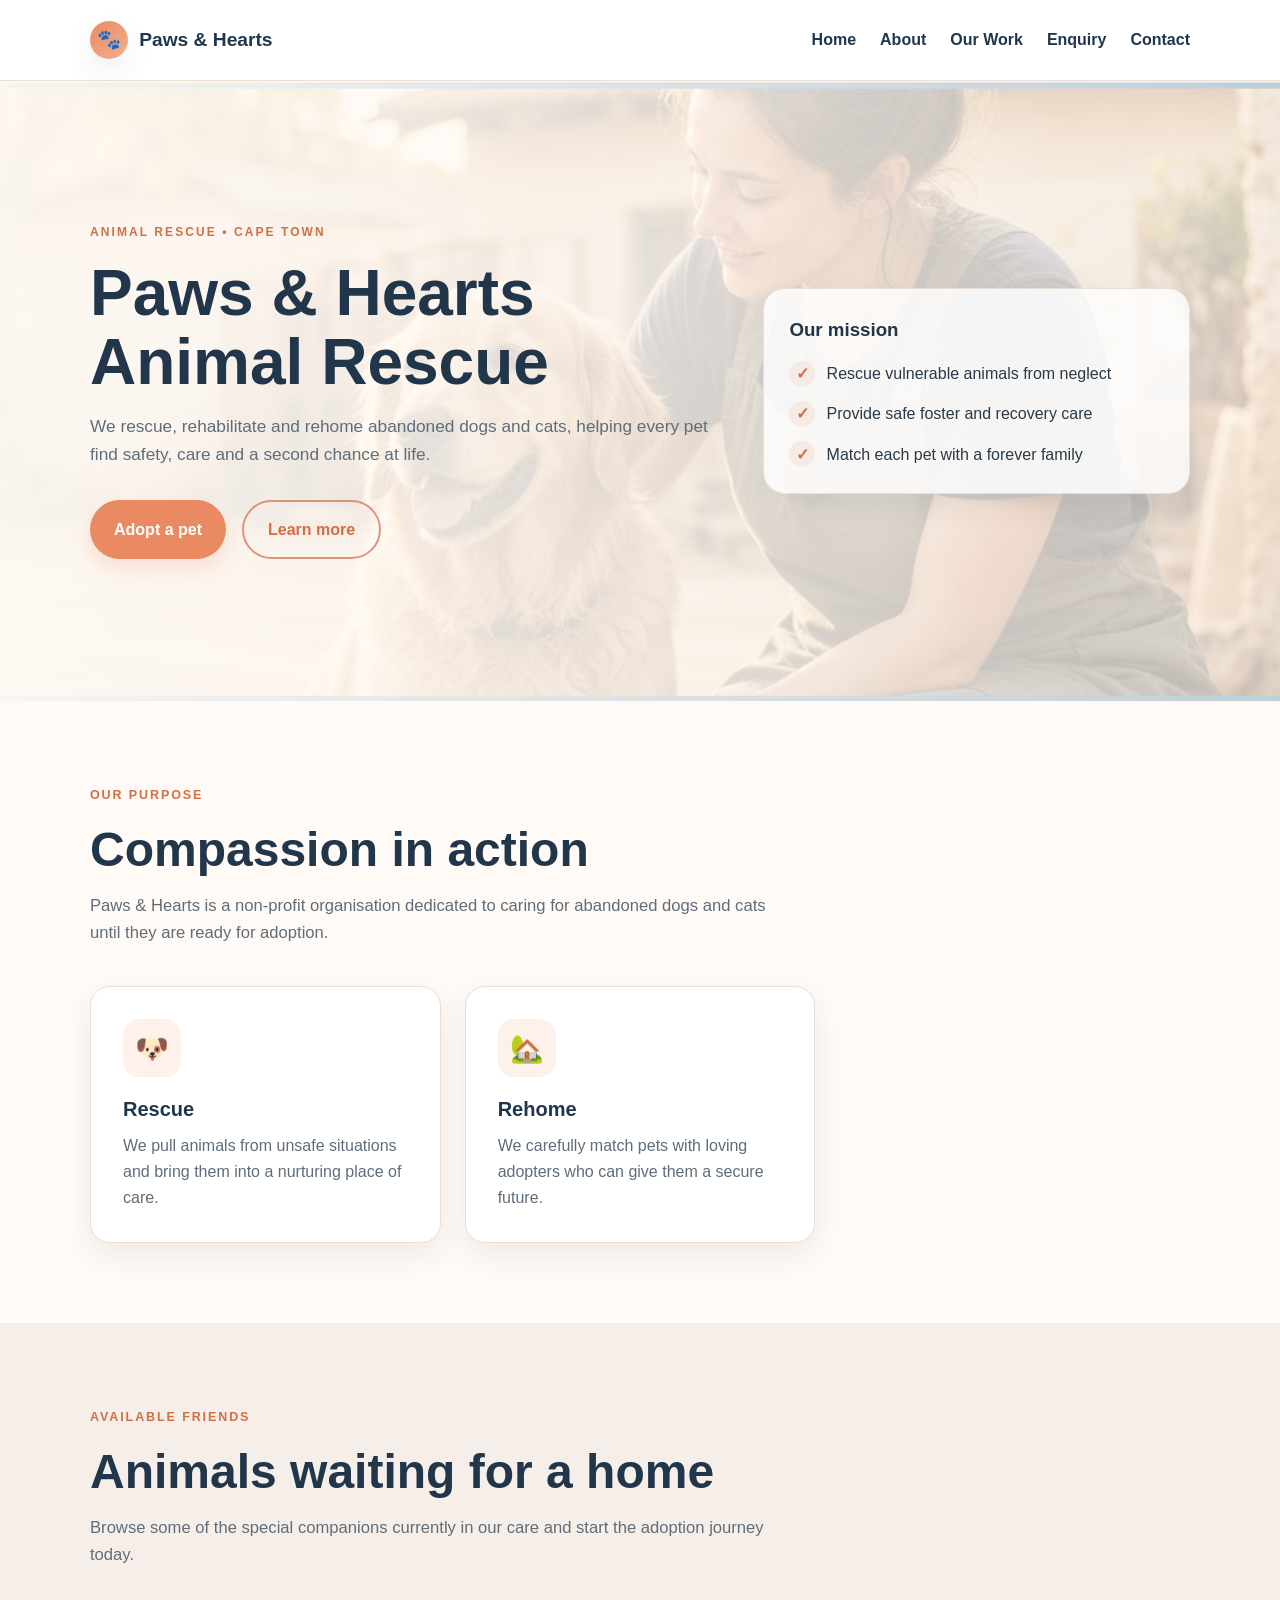
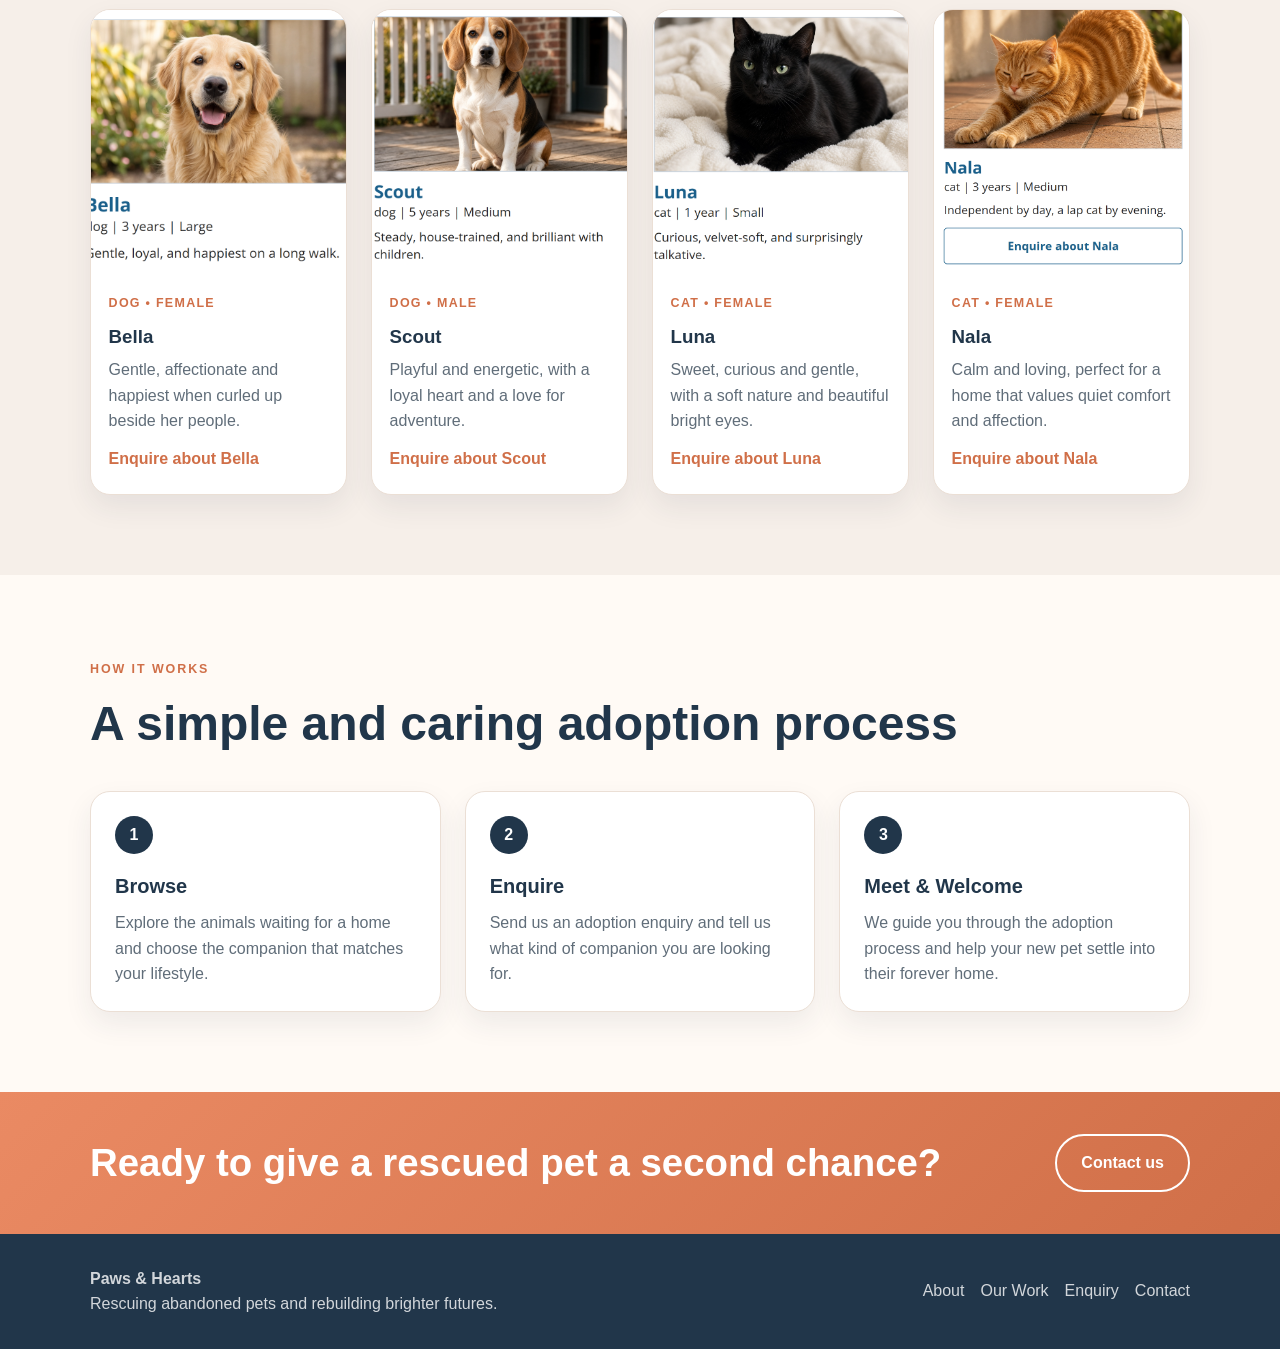
<file: index.html>
<!DOCTYPE html>
<html lang="en">
<head>
    <meta charset="UTF-8">
    <meta name="viewport" content="width=device-width, initial-scale=1.0">
    <title>Paws & Hearts Animal Rescue</title>
    <link rel="stylesheet" href="css/style.css">
</head>
<body>
    <header class="site-header">
        <div class="container navbar">
            <a href="index.html" class="brand" aria-label="Paws and Hearts home">
                <span class="brand-mark">🐾</span>
                <span>Paws &amp; Hearts</span>
            </a>

            <nav aria-label="Main navigation">
                <ul class="site-nav">
                    <li><a href="index.html">Home</a></li>
                    <li><a href="about_us.html">About</a></li>
                    <li><a href="services.html">Our Work</a></li>
                    <li><a href="enquiry.html">Enquiry</a></li>
                    <li><a href="contact.html">Contact</a></li>
                </ul>
            </nav>
        </div>
    </header>

    <main>
        <section class="hero">
            <div class="container hero-inner">
                <div class="hero-copy">
                    <span class="hero-kicker">Animal rescue • Cape Town</span>
                    <h1>Paws &amp; Hearts Animal Rescue</h1>
                    <p>We rescue, rehabilitate and rehome abandoned dogs and cats, helping every pet find safety, care and a second chance at life.</p>
                    <div class="hero-actions">
                        <a href="enquiry.html" class="btn btn-primary">Adopt a pet</a>
                        <a href="about_us.html" class="btn btn-secondary">Learn more</a>
                    </div>
                </div>

                <aside class="hero-panel" aria-label="Quick facts">
                    <h3>Our mission</h3>
                    <ul>
                        <li><span class="check">✓</span> Rescue vulnerable animals from neglect</li>
                        <li><span class="check">✓</span> Provide safe foster and recovery care</li>
                        <li><span class="check">✓</span> Match each pet with a forever family</li>
                    </ul>
                </aside>
            </div>
        </section>

        <section class="section">
            <div class="container">
                <span class="section-label">Our purpose</span>
                <h2 class="section-heading">Compassion in action</h2>
                <p class="lead">Paws &amp; Hearts is a non-profit organisation dedicated to caring for abandoned dogs and cats until they are ready for adoption.</p>

                <div class="mission-grid">
                    <article class="card">
                        <div class="card-icon">🐶</div>
                        <h3>Rescue</h3>
                        <p>We pull animals from unsafe situations and bring them into a nurturing place of care.</p>
                    </article>
                    
                    <article class="card">
                        <div class="card-icon">🏡</div>
                        <h3>Rehome</h3>
                        <p>We carefully match pets with loving adopters who can give them a secure future.</p>
                    </article>
                </div>
            </div>
        </section>

        <section class="section animals-section">
            <div class="container">
                <span class="section-label">Available friends</span>
                <h2 class="section-heading">Animals waiting for a home</h2>
                <p class="lead">Browse some of the special companions currently in our care and start the adoption journey today.</p>

                <div class="animal-grid">
                    <article class="animal-card">
                        <img src="_images/Bella.png.png" alt="Bella the rescue dog">
                        <div class="content">
                            <div class="animal-meta">Dog • Female</div>
                            <h3>Bella</h3>
                            <p>Gentle, affectionate and happiest when curled up beside her people.</p>
                            <a href="enquiry.html" class="link-text">Enquire about Bella</a>
                        </div>
                    </article>

                    <article class="animal-card">
                        <img src="_images/Scout.png.png" alt="Scout the rescue dog">
                        <div class="content">
                            <div class="animal-meta">Dog • Male</div>
                            <h3>Scout</h3>
                            <p>Playful and energetic, with a loyal heart and a love for adventure.</p>
                            <a href="enquiry.html" class="link-text">Enquire about Scout</a>
                        </div>
                    </article>

                    <article class="animal-card">
                        <img src="_images/Luna.png.png" alt="Luna the rescue cat">
                        <div class="content">
                            <div class="animal-meta">Cat • Female</div>
                            <h3>Luna</h3>
                            <p>Sweet, curious and gentle, with a soft nature and beautiful bright eyes.</p>
                            <a href="enquiry.html" class="link-text">Enquire about Luna</a>
                        </div>
                    </article>

                    <article class="animal-card">
                        <img src="_images/Nala.png.png" alt="Nala the rescue cat">
                        <div class="content">
                            <div class="animal-meta">Cat • Female</div>
                            <h3>Nala</h3>
                            <p>Calm and loving, perfect for a home that values quiet comfort and affection.</p>
                            <a href="enquiry.html" class="link-text">Enquire about Nala</a>
                        </div>
                    </article>
                </div>
            </div>
        </section>

        <section class="section process">
            <div class="container">
                <span class="section-label">How it works</span>
                <h2 class="section-heading">A simple and caring adoption process</h2>

                <div class="stats-grid">
                    <article class="step">
                        <div class="step-number">1</div>
                        <h3>Browse</h3>
                        <p>Explore the animals waiting for a home and choose the companion that matches your lifestyle.</p>
                    </article>

                    <article class="step">
                        <div class="step-number">2</div>
                        <h3>Enquire</h3>
                        <p>Send us an adoption enquiry and tell us what kind of companion you are looking for.</p>
                    </article>

                    <article class="step">
                        <div class="step-number">3</div>
                        <h3>Meet &amp; Welcome</h3>
                        <p>We guide you through the adoption process and help your new pet settle into their forever home.</p>
                    </article>
                </div>
            </div>
        </section>
    </main>

    <section class="cta-banner">
        <div class="container cta-banner-inner">
            <h2>Ready to give a rescued pet a second chance?</h2>
            <a href="contact.html" class="btn btn-secondary" style="border-color: white; color: white;">Contact us</a>
        </div>
    </section>

    <footer class="site-footer">
        <div class="container footer-inner">
            <div>
                <strong>Paws &amp; Hearts</strong>
                <p>Rescuing abandoned pets and rebuilding brighter futures.</p>
            </div>
            <div class="footer-links">
                <a href="about_us.html">About</a>
                <a href="services.html">Our Work</a>
                <a href="enquiry.html">Enquiry</a>
                <a href="contact.html">Contact</a>
            </div>
        </div>
    </footer>
</body>
</html>
</file>
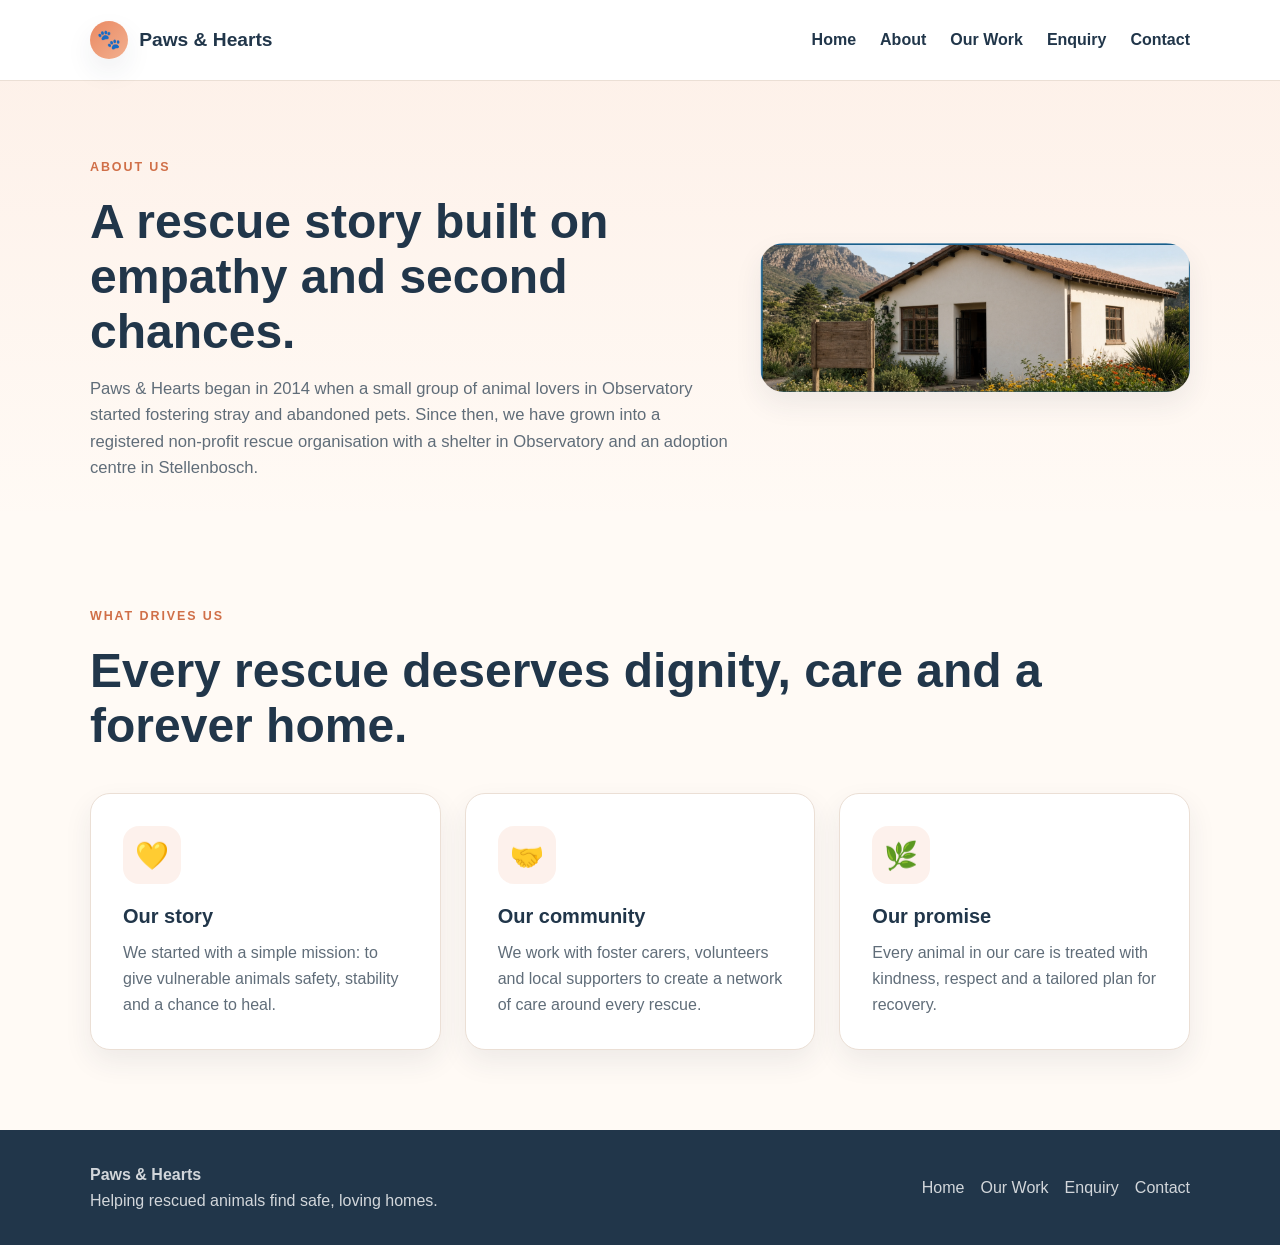
<file: about_us.html>
<!DOCTYPE html>
<html lang="en">
<head>
    <meta charset="UTF-8">
    <meta name="viewport" content="width=device-width, initial-scale=1.0">
    <title>About Us | Paws & Hearts</title>
    <link rel="stylesheet" href="css/style.css">
</head>
<body>
    <header class="site-header">
        <div class="container navbar">
            <a href="index.html" class="brand" aria-label="Paws and Hearts home">
                <span class="brand-mark">🐾</span>
                <span>Paws &amp; Hearts</span>
            </a>

            <nav aria-label="Main navigation">
                <ul class="site-nav">
                    <li><a href="index.html">Home</a></li>
                    <li><a href="about_us.html">About</a></li>
                    <li><a href="services.html">Our Work</a></li>
                    <li><a href="enquiry.html">Enquiry</a></li>
                    <li><a href="contact.html">Contact</a></li>
                </ul>
            </nav>
        </div>
    </header>

    <main>
        <section class="page-hero">
            <div class="container">
                <div>
                    <span class="section-label">About us</span>
                    <h1 class="section-heading">A rescue story built on empathy and second chances.</h1>
                    <p class="lead">Paws &amp; Hearts began in 2014 when a small group of animal lovers in Observatory started fostering stray and abandoned pets. Since then, we have grown into a registered non-profit rescue organisation with a shelter in Observatory and an adoption centre in Stellenbosch.</p>
                </div>
                <img src="_images/shelter.png.png" alt="Paws and Hearts rescue shelter">
            </div>
        </section>

        <section class="section">
            <div class="container">
                <span class="section-label">What drives us</span>
                <h2 class="section-heading">Every rescue deserves dignity, care and a forever home.</h2>

                <div class="info-grid">
                    <article class="card">
                        <div class="card-icon">💛</div>
                        <h3>Our story</h3>
                        <p>We started with a simple mission: to give vulnerable animals safety, stability and a chance to heal.</p>
                    </article>

                    <article class="card">
                        <div class="card-icon">🤝</div>
                        <h3>Our community</h3>
                        <p>We work with foster carers, volunteers and local supporters to create a network of care around every rescue.</p>
                    </article>

                    <article class="card">
                        <div class="card-icon">🌿</div>
                        <h3>Our promise</h3>
                        <p>Every animal in our care is treated with kindness, respect and a tailored plan for recovery.</p>
                    </article>
                </div>
            </div>
        </section>
    </main>

    <footer class="site-footer">
        <div class="container footer-inner">
            <div>
                <strong>Paws &amp; Hearts</strong>
                <p>Helping rescued animals find safe, loving homes.</p>
            </div>
            <div class="footer-links">
                <a href="index.html">Home</a>
                <a href="services.html">Our Work</a>
                <a href="enquiry.html">Enquiry</a>
                <a href="contact.html">Contact</a>
            </div>
        </div>
    </footer>
</body>
</html>
</file>
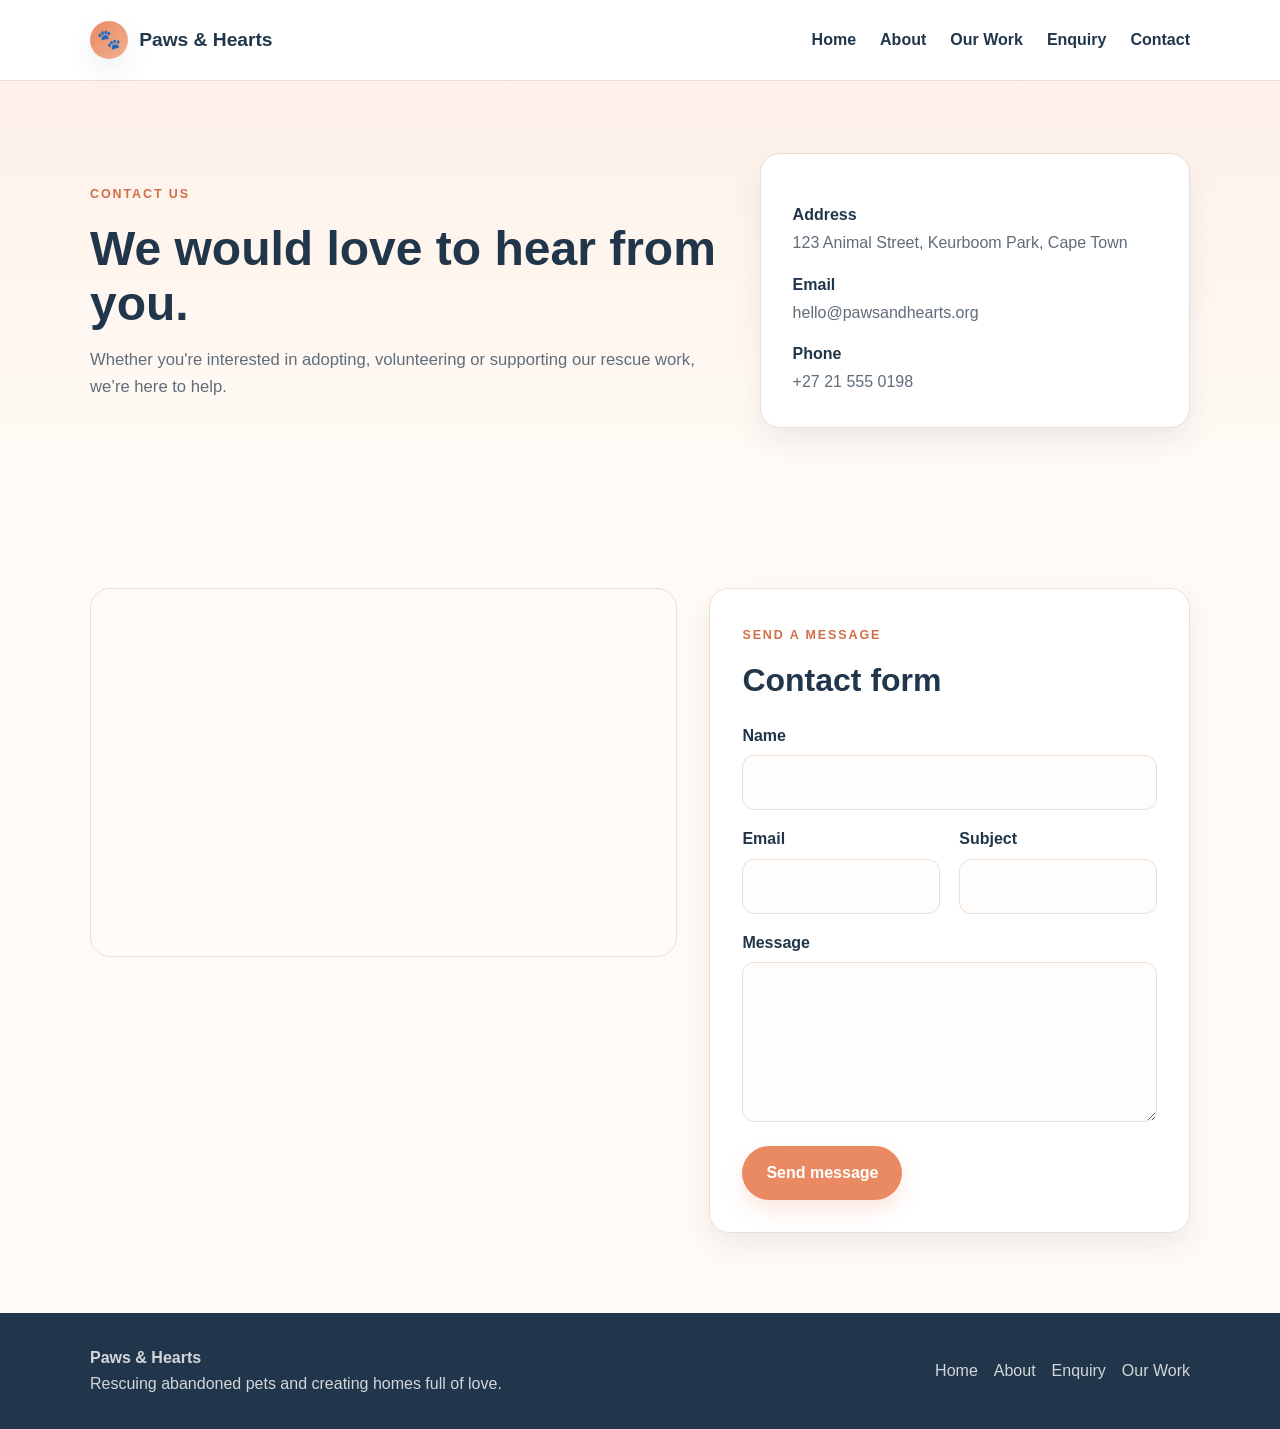
<file: contact.html>
<!DOCTYPE html>
<html lang="en">
<head>
    <meta charset="UTF-8">
    <meta name="viewport" content="width=device-width, initial-scale=1.0">
    <title>Contact Us | Paws & Hearts</title>
    <link rel="stylesheet" href="css/style.css">
</head>
<body>
    <header class="site-header">
        <div class="container navbar">
            <a href="index.html" class="brand" aria-label="Paws and Hearts home">
                <span class="brand-mark">🐾</span>
                <span>Paws &amp; Hearts</span>
            </a>

            <nav aria-label="Main navigation">
                <ul class="site-nav">
                    <li><a href="index.html">Home</a></li>
                    <li><a href="about_us.html">About</a></li>
                    <li><a href="services.html">Our Work</a></li>
                    <li><a href="enquiry.html">Enquiry</a></li>
                    <li><a href="contact.html">Contact</a></li>
                </ul>
            </nav>
        </div>
    </header>

    <main>
        <section class="page-hero">
            <div class="container">
                <div>
                    <span class="section-label">Contact us</span>
                    <h1 class="section-heading">We would love to hear from you.</h1>
                    <p class="lead">Whether you're interested in adopting, volunteering or supporting our rescue work, we’re here to help.</p>
                </div>
                <div class="contact-card">
                    <ul class="contact-list">
                        <li>
                            <div>
                                <strong>Address</strong>
                                123 Animal Street, Keurboom Park, Cape Town
                            </div>
                        </li>
                        <li>
                            <div>
                                <strong>Email</strong>
                                hello@pawsandhearts.org
                            </div>
                        </li>
                        <li>
                            <div>
                                <strong>Phone</strong>
                                +27 21 555 0198
                            </div>
                        </li>
                    </ul>
                </div>
            </div>
        </section>

        <section class="section">
            <div class="container contact-grid">
                <div class="map-wrap">
                    <iframe src="https://www.google.com/maps?q=Keurboom%20Park%20Cape%20Town&output=embed" loading="lazy" referrerpolicy="no-referrer-when-downgrade" title="Keurboom Park Map"></iframe>
                </div>

                <div class="form-card">
                    <span class="section-label">Send a message</span>
                    <h2 class="section-heading" style="font-size:2rem;">Contact form</h2>
                    <form method="post" action="#">
                        <div class="form-grid">
                            <div class="full">
                                <label for="name">Name</label>
                                <input type="text" id="name" name="name" required>
                            </div>

                            <div>
                                <label for="email">Email</label>
                                <input type="email" id="email" name="email" required>
                            </div>

                            <div>
                                <label for="subject">Subject</label>
                                <input type="text" id="subject" name="subject">
                            </div>

                            <div class="full">
                                <label for="message">Message</label>
                                <textarea id="message" name="message" required maxlength="500"></textarea>
                            </div>

                            <div class="full">
                                <button type="submit" class="btn btn-primary">Send message</button>
                            </div>
                        </div>
                    </form>
                </div>
            </div>
        </section>
    </main>

    <footer class="site-footer">
        <div class="container footer-inner">
            <div>
                <strong>Paws &amp; Hearts</strong>
                <p>Rescuing abandoned pets and creating homes full of love.</p>
            </div>
            <div class="footer-links">
                <a href="index.html">Home</a>
                <a href="about_us.html">About</a>
                <a href="enquiry.html">Enquiry</a>
                <a href="services.html">Our Work</a>
            </div>
        </div>
    </footer>
</body>
</html>
</file>
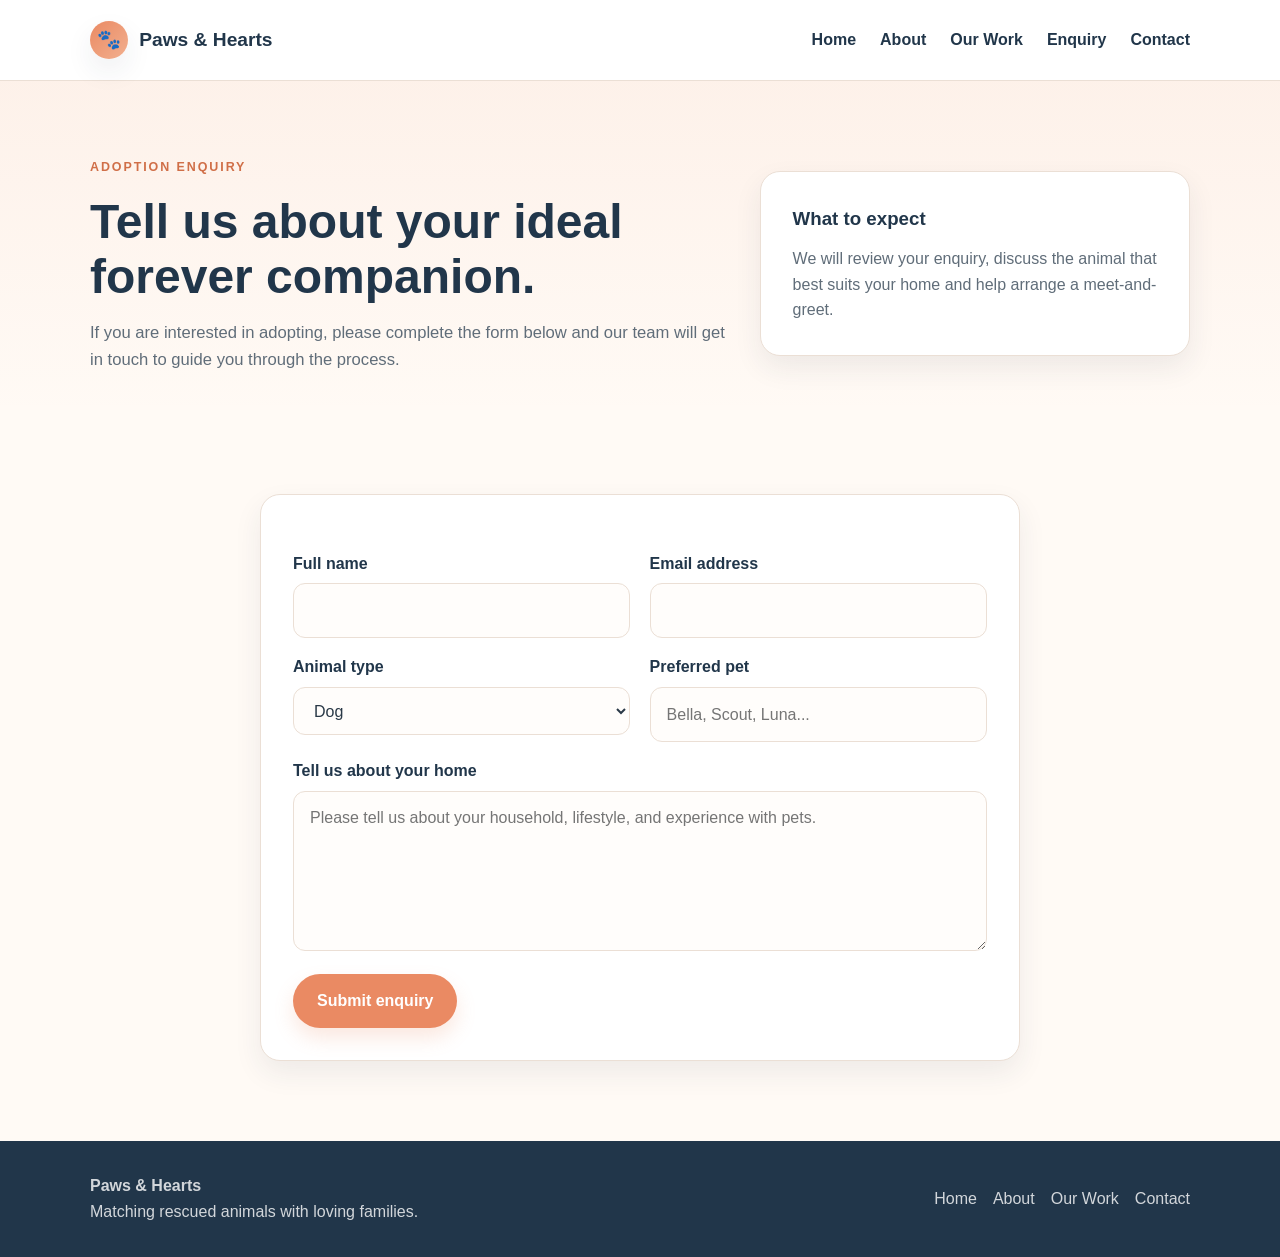
<file: enquiry.html>
<!DOCTYPE html>
<html lang="en">
<head>
    <meta charset="UTF-8">
    <meta name="viewport" content="width=device-width, initial-scale=1.0">
    <title>Adoption Enquiry | Paws & Hearts</title>
    <link rel="stylesheet" href="css/style.css">
</head>
<body>
    <header class="site-header">
        <div class="container navbar">
            <a href="index.html" class="brand" aria-label="Paws and Hearts home">
                <span class="brand-mark">🐾</span>
                <span>Paws &amp; Hearts</span>
            </a>

            <nav aria-label="Main navigation">
                <ul class="site-nav">
                    <li><a href="index.html">Home</a></li>
                    <li><a href="about_us.html">About</a></li>
                    <li><a href="services.html">Our Work</a></li>
                    <li><a href="enquiry.html">Enquiry</a></li>
                    <li><a href="contact.html">Contact</a></li>
                </ul>
            </nav>
        </div>
    </header>

    <main>
        <section class="page-hero">
            <div class="container">
                <div>
                    <span class="section-label">Adoption enquiry</span>
                    <h1 class="section-heading">Tell us about your ideal forever companion.</h1>
                    <p class="lead">If you are interested in adopting, please complete the form below and our team will get in touch to guide you through the process.</p>
                </div>
                <div class="contact-card">
                    <h3 style="color:var(--navy); margin-bottom:0.8rem;">What to expect</h3>
                    <p style="color:var(--muted);">We will review your enquiry, discuss the animal that best suits your home and help arrange a meet-and-greet.</p>
                </div>
            </div>
        </section>

        <section class="section">
            <div class="container" style="max-width: 760px;">
                <div class="form-card">
                    <form method="post" action="#">
                        <div class="form-grid">
                            <div>
                                <label for="name">Full name</label>
                                <input type="text" id="name" name="name" required>
                            </div>

                            <div>
                                <label for="email">Email address</label>
                                <input type="email" id="email" name="email" required>
                            </div>

                            <div>
                                <label for="animalType">Animal type</label>
                                <select id="animalType" name="animalType">
                                    <option value="dog">Dog</option>
                                    <option value="cat">Cat</option>
                                    <option value="not sure">Not sure yet</option>
                                </select>
                            </div>

                            <div>
                                <label for="petName">Preferred pet</label>
                                <input type="text" id="petName" name="petName" placeholder="Bella, Scout, Luna...">
                            </div>

                            <div class="full">
                                <label for="message">Tell us about your home</label>
                                <textarea id="message" name="message" required maxlength="500" placeholder="Please tell us about your household, lifestyle, and experience with pets."></textarea>
                            </div>

                            <div class="full">
                                <button type="submit" class="btn btn-primary">Submit enquiry</button>
                            </div>
                        </div>
                    </form>
                </div>
            </div>
        </section>
    </main>

    <footer class="site-footer">
        <div class="container footer-inner">
            <div>
                <strong>Paws &amp; Hearts</strong>
                <p>Matching rescued animals with loving families.</p>
            </div>
            <div class="footer-links">
                <a href="index.html">Home</a>
                <a href="about_us.html">About</a>
                <a href="services.html">Our Work</a>
                <a href="contact.html">Contact</a>
            </div>
        </div>
    </footer>
</body>
</html>
</file>
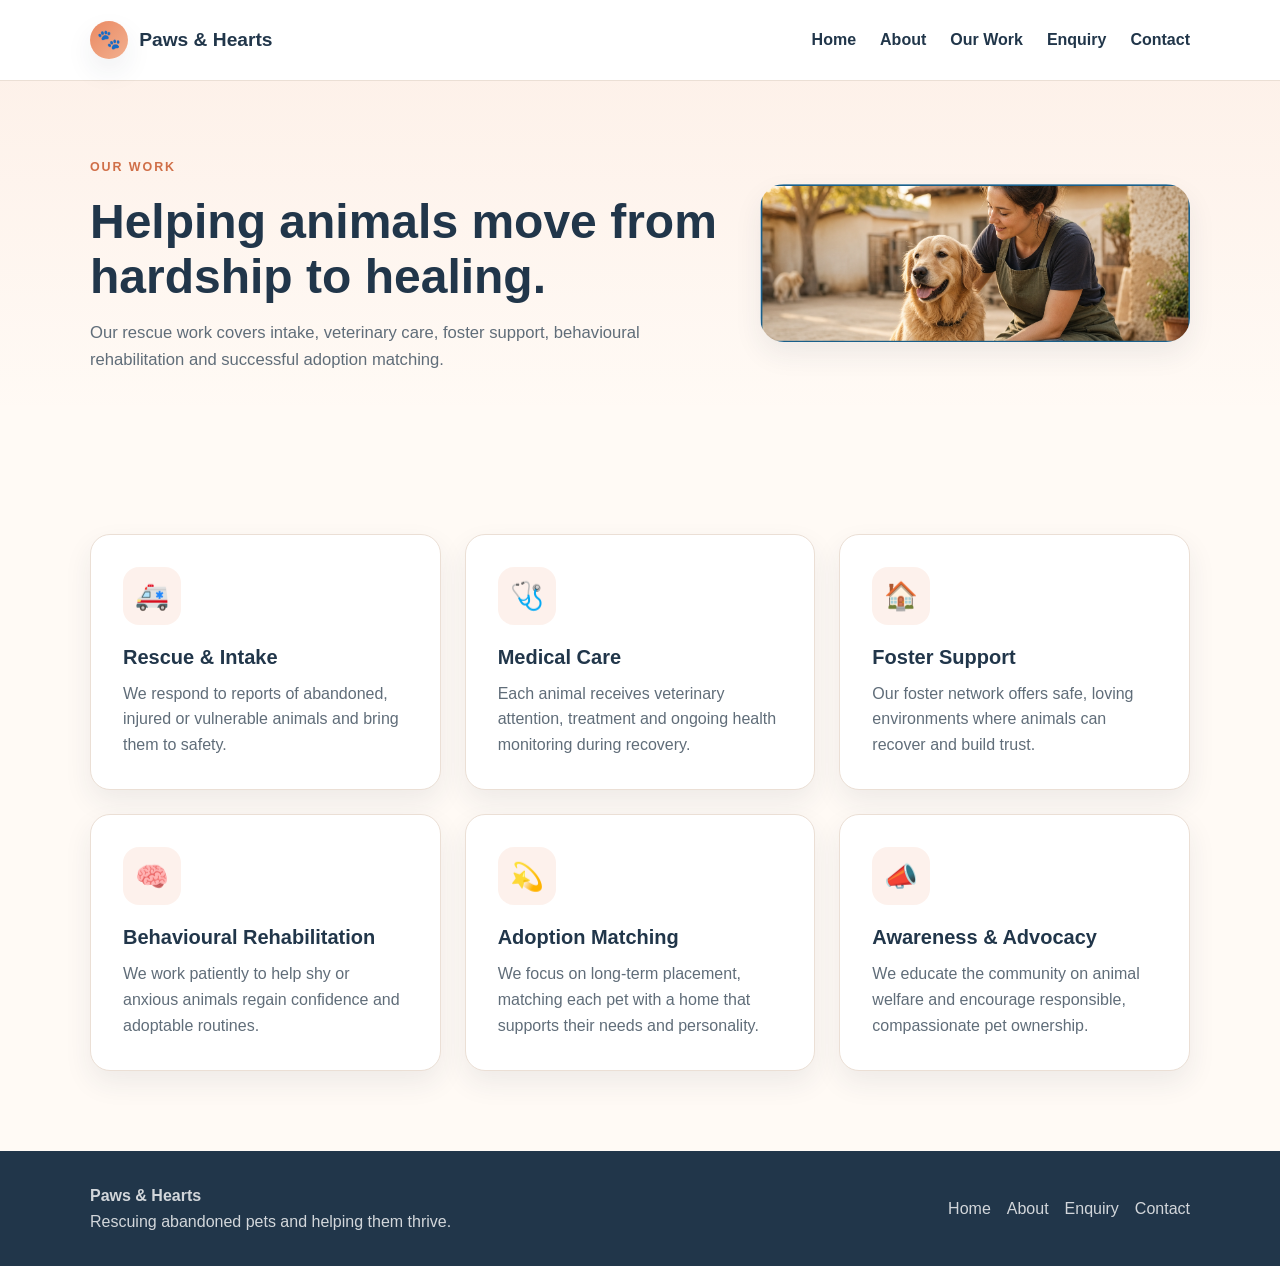
<file: services.html>
<!DOCTYPE html>
<html lang="en">
<head>
    <meta charset="UTF-8">
    <meta name="viewport" content="width=device-width, initial-scale=1.0">
    <title>Our Work | Paws & Hearts</title>
    <link rel="stylesheet" href="css/style.css">
</head>
<body>
    <header class="site-header">
        <div class="container navbar">
            <a href="index.html" class="brand" aria-label="Paws and Hearts home">
                <span class="brand-mark">🐾</span>
                <span>Paws &amp; Hearts</span>
            </a>

            <nav aria-label="Main navigation">
                <ul class="site-nav">
                    <li><a href="index.html">Home</a></li>
                    <li><a href="about_us.html">About</a></li>
                    <li><a href="services.html">Our Work</a></li>
                    <li><a href="enquiry.html">Enquiry</a></li>
                    <li><a href="contact.html">Contact</a></li>
                </ul>
            </nav>
        </div>
    </header>

    <main>
        <section class="page-hero">
            <div class="container">
                <div>
                    <span class="section-label">Our work</span>
                    <h1 class="section-heading">Helping animals move from hardship to healing.</h1>
                    <p class="lead">Our rescue work covers intake, veterinary care, foster support, behavioural rehabilitation and successful adoption matching.</p>
                </div>
                <img src="_images/home_page.png.png" alt="Rescue dogs and cats together">
            </div>
        </section>

        <section class="section">
            <div class="container">
                <div class="services-grid">
                    <article class="card">
                        <div class="card-icon">🚑</div>
                        <h3>Rescue &amp; Intake</h3>
                        <p>We respond to reports of abandoned, injured or vulnerable animals and bring them to safety.</p>
                    </article>

                    <article class="card">
                        <div class="card-icon">🩺</div>
                        <h3>Medical Care</h3>
                        <p>Each animal receives veterinary attention, treatment and ongoing health monitoring during recovery.</p>
                    </article>

                    <article class="card">
                        <div class="card-icon">🏠</div>
                        <h3>Foster Support</h3>
                        <p>Our foster network offers safe, loving environments where animals can recover and build trust.</p>
                    </article>

                    <article class="card">
                        <div class="card-icon">🧠</div>
                        <h3>Behavioural Rehabilitation</h3>
                        <p>We work patiently to help shy or anxious animals regain confidence and adoptable routines.</p>
                    </article>

                    <article class="card">
                        <div class="card-icon">💫</div>
                        <h3>Adoption Matching</h3>
                        <p>We focus on long-term placement, matching each pet with a home that supports their needs and personality.</p>
                    </article>

                    <article class="card">
                        <div class="card-icon">📣</div>
                        <h3>Awareness &amp; Advocacy</h3>
                        <p>We educate the community on animal welfare and encourage responsible, compassionate pet ownership.</p>
                    </article>
                </div>
            </div>
        </section>
    </main>

    <footer class="site-footer">
        <div class="container footer-inner">
            <div>
                <strong>Paws &amp; Hearts</strong>
                <p>Rescuing abandoned pets and helping them thrive.</p>
            </div>
            <div class="footer-links">
                <a href="index.html">Home</a>
                <a href="about_us.html">About</a>
                <a href="enquiry.html">Enquiry</a>
                <a href="contact.html">Contact</a>
            </div>
        </div>
    </footer>
</body>
</html>
</file>
<file: css/style.css>
:root {
    --sand: #fffaf5;
    --cream: #f6efe9;
    --peach: #ea8a63;
    --peach-dark: #d06f48;
    --navy: #21364a;
    --text: #2a3947;
    --muted: #606d79;
    --white: #ffffff;
    --border: #ebdfd5;
    --shadow: 0 12px 28px rgba(33, 54, 74, 0.08);
}

* {
    box-sizing: border-box;
    margin: 0;
    padding: 0;
}

html {
    scroll-behavior: smooth;
}

body {
    font-family: "Segoe UI", Tahoma, Geneva, Verdana, sans-serif;
    color: var(--text);
    background: var(--sand);
    line-height: 1.6;
}

a {
    color: inherit;
    text-decoration: none;
}

img {
    display: block;
    max-width: 100%;
}

.container {
    width: min(1100px, calc(100% - 2rem));
    margin: 0 auto;
}

.section {
    padding: 5rem 0;
}

.section-label {
    display: inline-block;
    margin-bottom: 1rem;
    color: var(--peach-dark);
    font-size: 0.78rem;
    font-weight: 800;
    letter-spacing: 0.12rem;
    text-transform: uppercase;
}

.section-heading {
    font-size: clamp(2.1rem, 4vw, 3rem);
    line-height: 1.15;
    color: var(--navy);
    margin-bottom: 1rem;
}

.lead {
    max-width: 700px;
    color: var(--muted);
    font-size: 1.04rem;
}

.site-header {
    background: rgba(255, 255, 255, 0.95);
    border-bottom: 1px solid var(--border);
    position: sticky;
    top: 0;
    z-index: 20;
}

.navbar {
    min-height: 80px;
    display: flex;
    align-items: center;
    justify-content: space-between;
}

.brand {
    display: inline-flex;
    align-items: center;
    gap: 0.7rem;
    font-weight: 800;
    font-size: 1.2rem;
    color: var(--navy);
}

.brand-mark {
    width: 38px;
    height: 38px;
    border-radius: 50%;
    display: inline-flex;
    align-items: center;
    justify-content: center;
    background: linear-gradient(135deg, var(--peach), #f2b08f);
    color: var(--white);
    box-shadow: var(--shadow);
}

.site-nav {
    display: flex;
    align-items: center;
    gap: 1.5rem;
    list-style: none;
}

.site-nav a {
    color: var(--navy);
    font-weight: 600;
}

.site-nav a:hover,
.site-nav a:focus {
    color: var(--peach-dark);
}

.btn {
    display: inline-flex;
    align-items: center;
    justify-content: center;
    padding: 0.9rem 1.5rem;
    border-radius: 999px;
    font-weight: 700;
}

.btn-primary {
    background: var(--peach);
    color: var(--white);
    box-shadow: 0 10px 20px rgba(234, 138, 99, 0.2);
}

.btn-secondary {
    border: 2px solid rgba(208, 111, 72, 0.7);
    color: var(--peach-dark);
    background: transparent;
}

.hero {
    min-height: 620px;
    display: flex;
    align-items: center;
    background:
        linear-gradient(90deg, rgba(255, 250, 245, 0.97), rgba(255, 250, 245, 0.72)),
        url("../_images/home_page.png.png") center/cover no-repeat;
}

.hero-inner {
    display: grid;
    grid-template-columns: 1.2fr 0.8fr;
    align-items: center;
    gap: 2rem;
}

.hero-copy {
    max-width: 620px;
}

.hero-kicker {
    display: block;
    margin-bottom: 1rem;
    color: var(--peach-dark);
    font-size: 0.75rem;
    font-weight: 800;
    letter-spacing: 0.13rem;
    text-transform: uppercase;
}

.hero h1 {
    font-size: clamp(2.8rem, 5vw, 4.7rem);
    line-height: 1.08;
    color: var(--navy);
    margin-bottom: 1rem;
}

.hero p {
    font-size: 1.08rem;
    color: var(--muted);
    margin-bottom: 2rem;
}

.hero-actions {
    display: flex;
    flex-wrap: wrap;
    gap: 1rem;
}

.hero-panel {
    background: rgba(255, 255, 255, 0.82);
    border: 1px solid var(--border);
    border-radius: 22px;
    padding: 1.6rem;
    box-shadow: var(--shadow);
}

.hero-panel h3 {
    color: var(--navy);
    margin-bottom: 1rem;
}

.hero-panel ul {
    list-style: none;
    display: grid;
    gap: 0.9rem;
}

.hero-panel li {
    display: flex;
    align-items: center;
    gap: 0.7rem;
    color: var(--text);
}

.check {
    width: 26px;
    height: 26px;
    border-radius: 50%;
    display: inline-flex;
    align-items: center;
    justify-content: center;
    background: rgba(234, 138, 99, 0.12);
    color: var(--peach-dark);
    font-weight: 900;
}

.mission-grid,
.services-grid,
.stats-grid,
.info-grid,
.animal-grid {
    display: grid;
    gap: 1.5rem;
    margin-top: 2.5rem;
}

.mission-grid,
.services-grid,
.info-grid,
.stats-grid {
    grid-template-columns: repeat(3, minmax(0, 1fr));
}

.animal-grid {
    grid-template-columns: repeat(4, minmax(0, 1fr));
}

.card,
.step,
.form-card,
.contact-card,
.animal-card {
    background: var(--white);
    border: 1px solid var(--border);
    border-radius: 20px;
    box-shadow: var(--shadow);
}

.card {
    padding: 2rem;
}

.card-icon {
    width: 58px;
    height: 58px;
    border-radius: 16px;
    display: inline-flex;
    align-items: center;
    justify-content: center;
    background: rgba(234, 138, 99, 0.12);
    font-size: 1.7rem;
    margin-bottom: 1rem;
}

.card h3,
.step h3 {
    color: var(--navy);
    margin-bottom: 0.5rem;
    font-size: 1.25rem;
}

.card p,
.card li,
.step p,
.contact-card p,
.contact-list {
    color: var(--muted);
}

.animals-section {
    background: var(--cream);
}

.animal-card {
    overflow: hidden;
}

.animal-card img {
    width: 100%;
    height: 260px;
    object-fit: cover;
}

.animal-card .content {
    padding: 1.2rem 1.1rem 1.4rem;
}

.animal-meta {
    display: inline-block;
    color: var(--peach-dark);
    font-size: 0.78rem;
    text-transform: uppercase;
    letter-spacing: 0.08rem;
    font-weight: 800;
    margin-bottom: 0.5rem;
}

.animal-card h3 {
    color: var(--navy);
    margin-bottom: 0.35rem;
}

.animal-card p {
    color: var(--muted);
    margin-bottom: 0.75rem;
}

.link-text {
    color: var(--peach-dark);
    font-weight: 800;
}

.step {
    padding: 1.5rem;
}

.step-number {
    display: inline-flex;
    align-items: center;
    justify-content: center;
    width: 38px;
    height: 38px;
    border-radius: 50%;
    background: var(--navy);
    color: var(--white);
    font-weight: 800;
    margin-bottom: 1rem;
}

.cta-banner {
    background: linear-gradient(135deg, var(--peach), var(--peach-dark));
    color: var(--white);
    padding: 2.6rem 0;
}

.cta-banner-inner {
    display: flex;
    align-items: center;
    justify-content: space-between;
    gap: 2rem;
}

.cta-banner h2 {
    color: var(--white);
    font-size: clamp(2rem, 3vw, 2.8rem);
    line-height: 1.2;
}

.page-hero {
    padding: 4.5rem 0 2.5rem;
    background: linear-gradient(180deg, rgba(234, 138, 99, 0.08), rgba(255, 255, 255, 0));
}

.page-hero .container {
    display: grid;
    grid-template-columns: 1.2fr 0.8fr;
    gap: 1.5rem;
    align-items: center;
}

.page-hero img {
    width: 100%;
    border-radius: 24px;
    box-shadow: var(--shadow);
}

.form-card,
.contact-card {
    padding: 2rem;
}

.form-grid {
    display: grid;
    grid-template-columns: repeat(2, minmax(0, 1fr));
    gap: 1rem 1.2rem;
    margin-top: 1.5rem;
}

.form-grid .full {
    grid-column: 1 / -1;
}

label {
    display: block;
    margin-bottom: 0.45rem;
    color: var(--navy);
    font-weight: 700;
}

input,
select,
textarea,
button {
    font: inherit;
}

input,
select,
textarea {
    width: 100%;
    border: 1px solid var(--border);
    border-radius: 12px;
    background: #fffdfb;
    padding: 0.85rem 1rem;
    color: var(--text);
}

textarea {
    min-height: 160px;
    resize: vertical;
}

button[type="submit"] {
    border: none;
    cursor: pointer;
}

.contact-grid {
    display: grid;
    grid-template-columns: 1.1fr 0.9fr;
    gap: 2rem;
    align-items: start;
    margin-top: 2.5rem;
}

.contact-list {
    list-style: none;
    display: grid;
    gap: 1rem;
    margin-top: 1rem;
}

.contact-list strong {
    display: block;
    color: var(--navy);
    margin-bottom: 0.15rem;
}

.map-wrap {
    overflow: hidden;
    border-radius: 20px;
    border: 1px solid var(--border);
    min-height: 360px;
}

.map-wrap iframe {
    width: 100%;
    min-height: 360px;
    border: 0;
}

.site-footer {
    background: var(--navy);
    color: rgba(255, 255, 255, 0.8);
    padding: 2rem 0;
}

.footer-inner {
    display: flex;
    justify-content: space-between;
    align-items: center;
    gap: 1rem;
}

.footer-links {
    display: flex;
    flex-wrap: wrap;
    gap: 1rem;
}

@media (max-width: 860px) {
    .hero-inner,
    .page-hero .container,
    .contact-grid,
    .mission-grid,
    .services-grid,
    .info-grid,
    .stats-grid {
        grid-template-columns: 1fr;
    }

    .animal-grid {
        grid-template-columns: repeat(2, minmax(0, 1fr));
    }

    .cta-banner-inner,
    .footer-inner {
        flex-direction: column;
        align-items: flex-start;
    }
}

@media (max-width: 620px) {
    .site-nav {
        display: none;
    }

    .hero {
        min-height: 520px;
        padding-top: 2rem;
    }

    .animal-grid,
    .form-grid {
        grid-template-columns: 1fr;
    }

    .section {
        padding: 4rem 0;
    }
}
</file>
